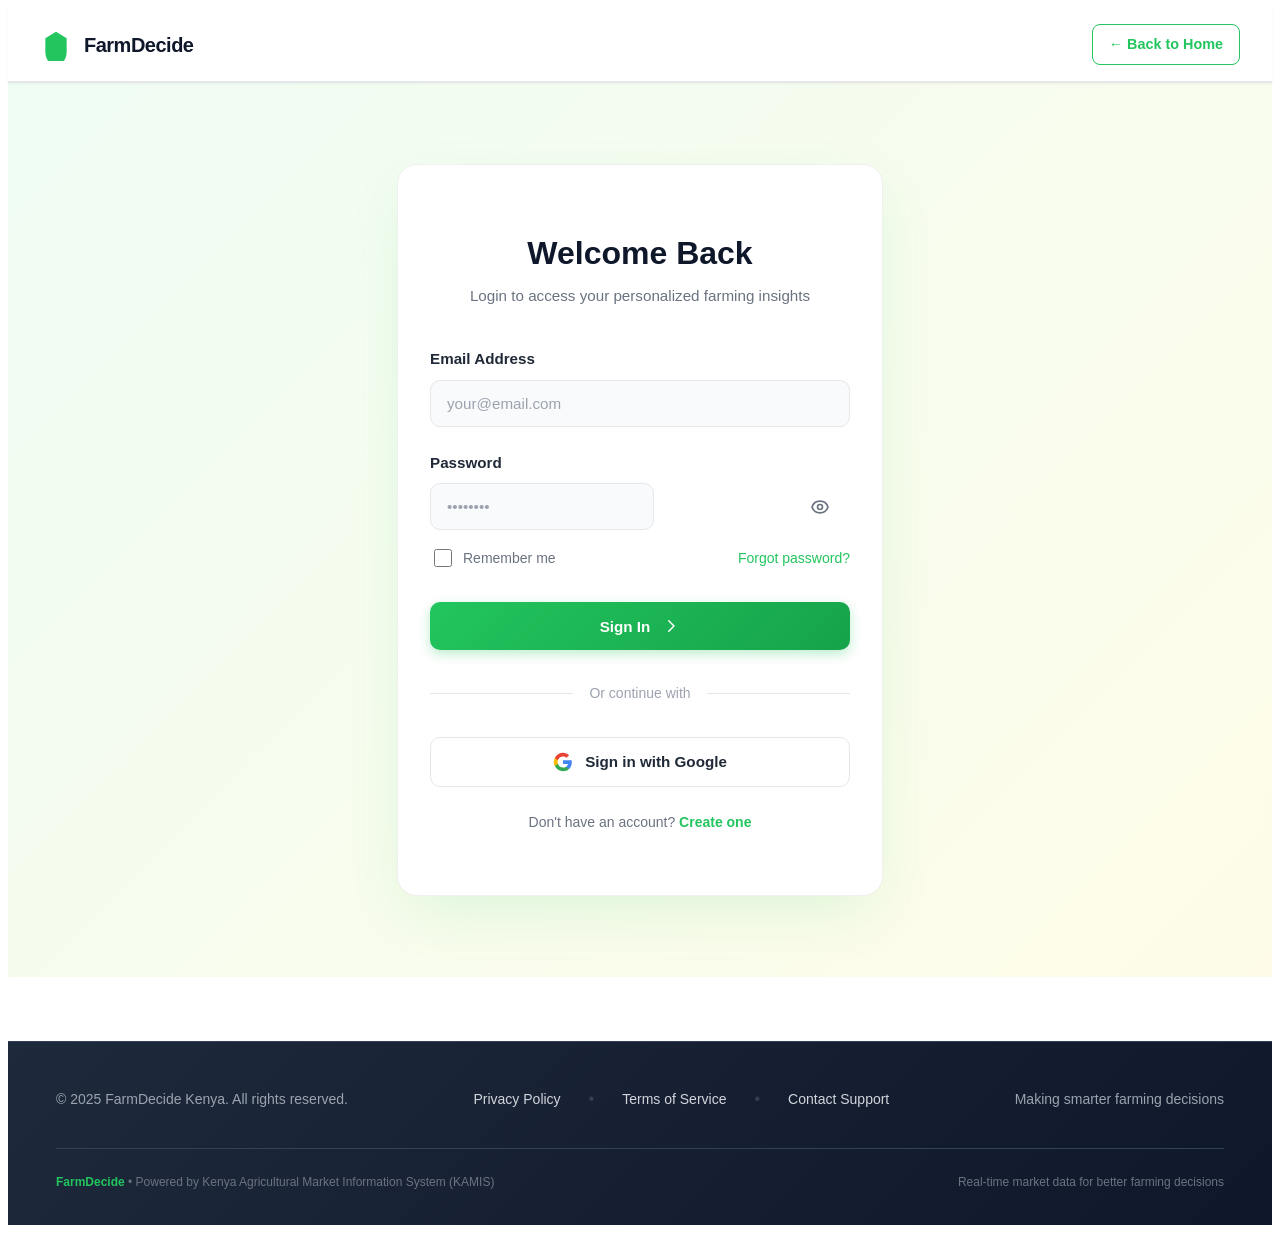
<file: login.html>
<!DOCTYPE html>
<html lang="en">
<head>
    <meta charset="UTF-8">
    <meta name="viewport" content="width=device-width, initial-scale=1.0">
    <title>Login - FarmDecide</title>
    <link rel="stylesheet" href="css/main.css">
    <link rel="stylesheet" href="css/auth.css">
    
    <link rel="stylesheet" href="css/footer-compact.css">
</head>
<body>
    <!-- Navigation -->
    <header class="navbar">
        <nav class="max-w-7xl mx-auto px-4 sm:px-6 lg:px-8 w-full">
            <!-- Redesigned navbar with better branding and professional styling -->
            <a href="index.html" class="navbar-brand">
                <svg fill="currentColor" viewBox="0 0 24 24">
                    <path d="M12 2L4 7v10c0 5.55 3.84 10.74 8 12 4.16-1.26 8-6.45 8-12V7l-8-5z"/>
                </svg>
                <span>FarmDecide</span>
            </a>
            <a href="index.html">← Back to Home</a>
        </nav>
    </header>

    <!-- Login Container -->
    <main class="auth-container">
        <div class="auth-card">
            <!-- Header -->
            <div class="auth-header">
                <h1 class="auth-title">Welcome Back</h1>
                <p class="auth-subtitle">Login to access your personalized farming insights</p>
            </div>

            <!-- Login Form -->
            <form id="loginForm" class="auth-form" onsubmit="handleLogin(event)">
                <!-- Email Field -->
                <div class="form-group">
                    <label for="email" class="form-label">Email Address</label>
                    <input 
                        type="email" 
                        id="email" 
                        name="email" 
                        class="form-input" 
                        placeholder="your@email.com"
                        required
                    >
                    <span class="form-error" id="emailError"></span>
                </div>

                <!-- Password Field -->
                <div class="form-group">
                    <label for="password" class="form-label">Password</label>
                    <div class="password-input-wrapper">
                        <input 
                            type="password" 
                            id="password" 
                            name="password" 
                            class="form-input" 
                            placeholder="••••••••"
                            required
                        >
                        <!-- Replaced with proper eye icon SVG for password visibility toggle -->
                        <button type="button" class="toggle-password-btn" onclick="togglePasswordVisibility('password')">
                            <svg class="eye-icon" fill="none" stroke="currentColor" viewBox="0 0 24 24">
                                <path stroke-linecap="round" stroke-linejoin="round" d="M15 12a3 3 0 11-6 0 3 3 0 016 0z"/>
                                <path stroke-linecap="round" stroke-linejoin="round" d="M2.458 12C3.732 7.943 7.523 5 12 5c4.478 0 8.268 2.943 9.542 7-1.274 4.057-5.064 7-9.542 7-4.477 0-8.268-2.943-9.542-7z"/>
                            </svg>
                        </button>
                    </div>
                    <span class="form-error" id="passwordError"></span>
                </div>

                <!-- Remember Me & Forgot Password -->
                <div class="form-footer">
                    <label class="checkbox-label">
                        <input type="checkbox" id="rememberMe" name="rememberMe">
                        <span>Remember me</span>
                    </label>
                    <a href="#" class="forgot-password-link">Forgot password?</a>
                </div>

                <!-- Submit Button -->
                <button type="submit" class="btn-primary btn-auth">
                    <span class="btn-text">Sign In</span>
                    <svg class="btn-icon" fill="none" stroke="currentColor" viewBox="0 0 24 24">
                        <path stroke-linecap="round" stroke-linejoin="round" stroke-width="2" d="M9 5l7 7-7 7"/>
                    </svg>
                </button>

                <!-- Error Message -->
                <div class="form-error-container" id="formError"></div>
            </form>

            <!-- Divider -->
            <div class="divider">
                <span>Or continue with</span>
            </div>

            <!-- Google Login Button -->
            <button class="btn-google" type="button">
                <svg class="google-icon" viewBox="0 0 24 24">
                    <path fill="#4285F4" d="M22.56 12.25c0-.78-.07-1.53-.2-2.25H12v4.26h5.92c-.26 1.37-1.04 2.53-2.21 3.31v2.77h3.57c2.08-1.92 3.28-4.74 3.28-8.09z"/>
                    <path fill="#34A853" d="M12 23c2.97 0 5.46-.98 7.28-2.66l-3.57-2.77c-.98.66-2.23 1.06-3.71 1.06-2.86 0-5.29-1.93-6.16-4.53H2.18v2.84C3.99 20.53 7.7 23 12 23z"/>
                    <path fill="#FBBC05" d="M5.84 14.09c-.22-.66-.35-1.36-.35-2.09s.13-1.43.35-2.09V7.07H2.18C1.43 8.55 1 10.22 1 12s.43 3.45 1.18 4.93l2.85-2.22.81-.62z"/>
                    <path fill="#EA4335" d="M12 5.38c1.62 0 3.06.56 4.21 1.64l3.15-3.15C17.45 2.09 14.97 1 12 1 7.7 1 3.99 3.47 2.18 7.07l3.66 2.84c.87-2.6 3.3-4.53 6.16-4.53z"/>
                </svg>
                <span>Sign in with Google</span>
            </button>

            <!-- Signup Link -->
            <p class="auth-switch">
                Don't have an account? <a href="signup.html" class="auth-switch-link">Create one</a>
            </p>
        </div>
    </main>

  <footer class="bg-gradient-to-r from-slate-900 to-slate-800 border-t border-slate-700 py-8 mt-16">
  <div class="max-w-7xl mx-auto px-6">
    <!-- Main compact footer content -->
    <div class="flex flex-col md:flex-row justify-between items-center gap-6">
      <!-- Left: Copyright -->
      <div class="text-gray-400 text-sm text-center md:text-left">
        <p>&copy; 2025 FarmDecide Kenya. All rights reserved.</p>
      </div>

      <!-- Center: Quick Links -->
      <div class="flex gap-6 items-center flex-wrap justify-center">
        <a href="#privacy" class="footer-link text-gray-300 hover:text-green-400 text-sm transition-colors duration-300">
          Privacy Policy
        </a>
        <span class="text-gray-600">•</span>
        <a href="#terms" class="footer-link text-gray-300 hover:text-green-400 text-sm transition-colors duration-300">
          Terms of Service
        </a>
        <span class="text-gray-600">•</span>
        <a href="#contact" class="footer-link text-gray-300 hover:text-green-400 text-sm transition-colors duration-300">
          Contact Support
        </a>
      </div>

      <!-- Right: Brand tagline (hidden on mobile) -->
      <div class="text-gray-400 text-sm hidden md:block whitespace-nowrap">
        Making smarter farming decisions
      </div>
    </div>

    <!-- Bottom divider and additional info -->
    <div class="border-t border-slate-700 mt-6 pt-6">
      <div class="flex flex-col md:flex-row justify-between items-center gap-4 text-xs text-gray-500">
        <div>
          <span class="text-green-400">FarmDecide</span> • Powered by Kenya Agricultural Market Information System (KAMIS)
        </div>
        <div class="text-center md:text-right">
          Real-time market data for better farming decisions
        </div>
      </div>
    </div>
  </div>
</footer>


    <script src="js/auth.js"></script>
    <script src="js/footer-compact.js"></script>
</body>
</html>
</file>
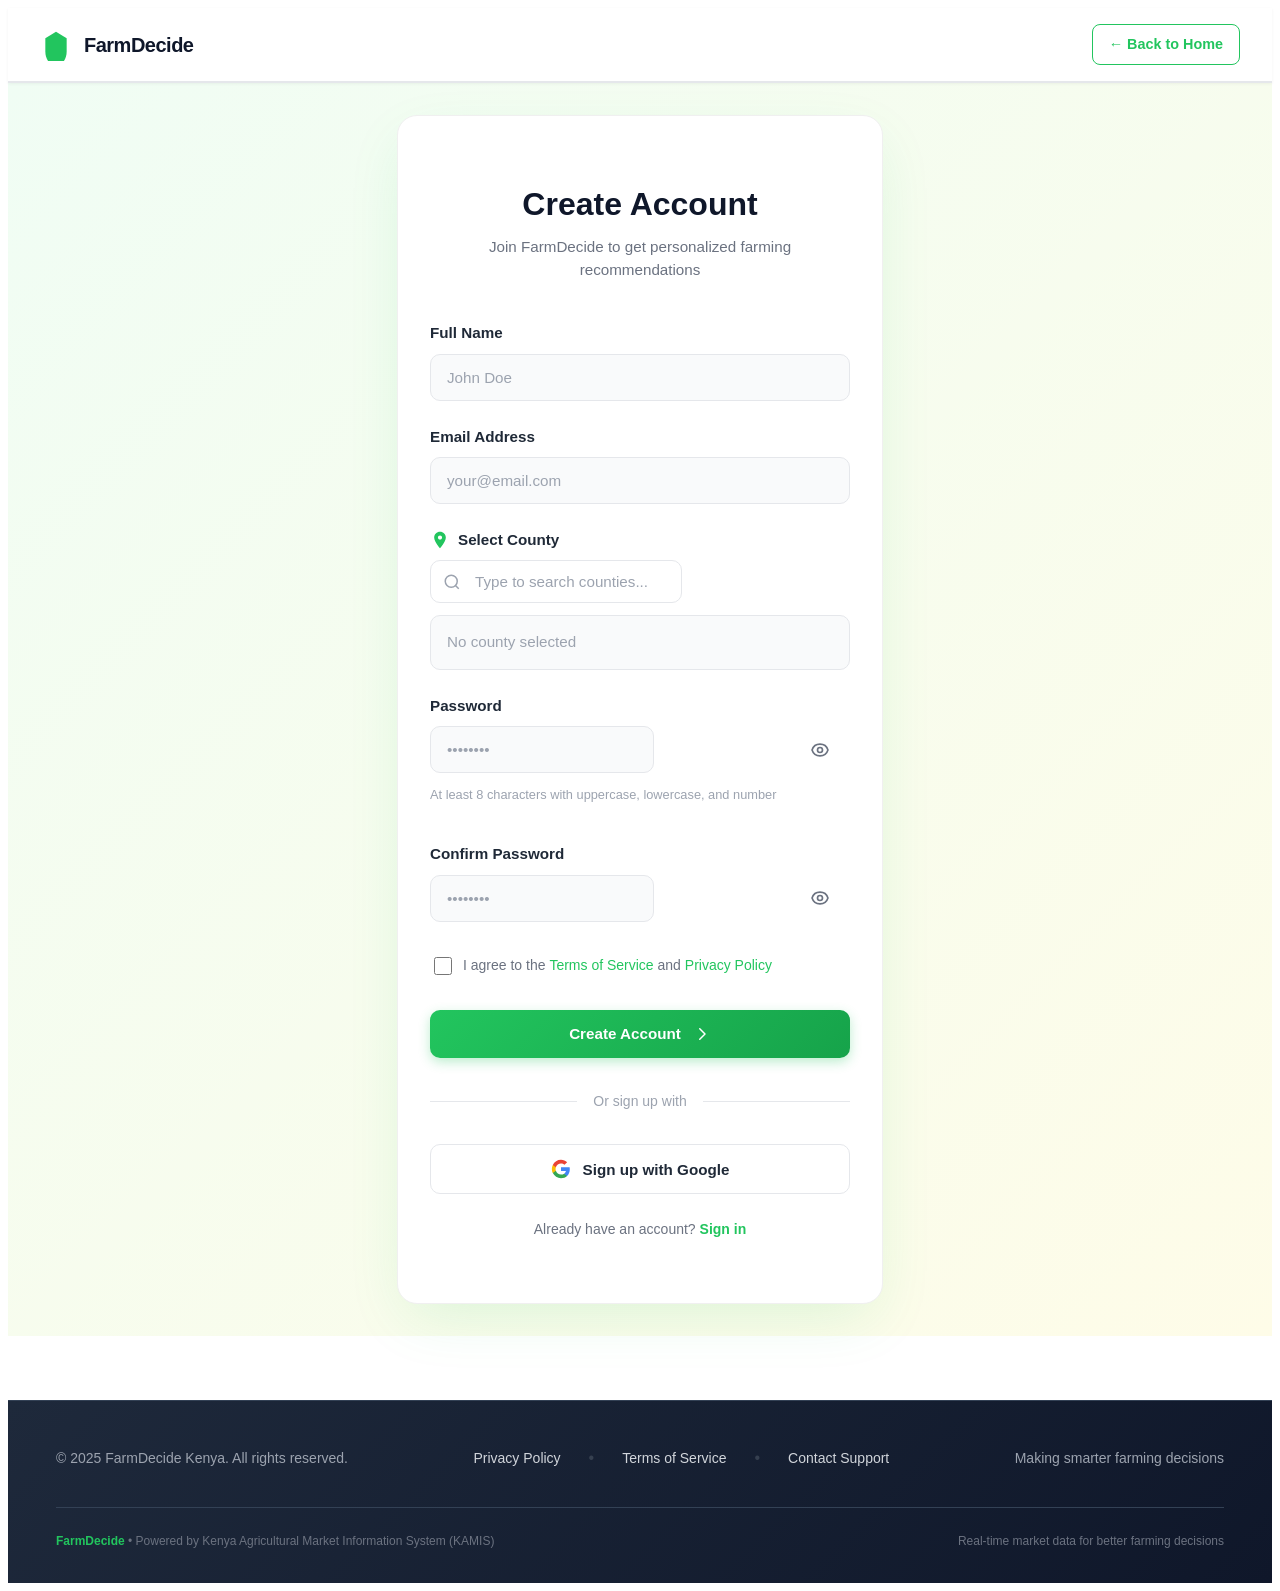
<file: signup.html>
<!DOCTYPE html>
<html lang="en">
<head>
    <meta charset="UTF-8">
    <meta name="viewport" content="width=device-width, initial-scale=1.0">
    <title>Sign Up - FarmDecide</title>
    <link rel="stylesheet" href="css/main.css">
    <link rel="stylesheet" href="css/auth.css">
    
    <link rel="stylesheet" href="css/footer-compact.css">
</head>
<body>
    <!-- Navigation -->
    <header class="navbar">
        <nav class="max-w-7xl mx-auto px-4 sm:px-6 lg:px-8 w-full">
            <!-- Redesigned navbar with better branding and professional styling -->
            <a href="index.html" class="navbar-brand">
                <svg fill="currentColor" viewBox="0 0 24 24">
                    <path d="M12 2L4 7v10c0 5.55 3.84 10.74 8 12 4.16-1.26 8-6.45 8-12V7l-8-5z"/>
                </svg>
                <span>FarmDecide</span>
            </a>
            <a href="index.html">← Back to Home</a>
        </nav>
    </header>

    <!-- Signup Container -->
    <main class="auth-container">
        <div class="auth-card">
            <!-- Header -->
            <div class="auth-header">
                <h1 class="auth-title">Create Account</h1>
                <p class="auth-subtitle">Join FarmDecide to get personalized farming recommendations</p>
            </div>

            <!-- Signup Form -->
            <form id="signupForm" class="auth-form" onsubmit="handleSignup(event)">
                <!-- Full Name Field -->
                <div class="form-group">
                    <label for="fullName" class="form-label">Full Name</label>
                    <input 
                        type="text" 
                        id="fullName" 
                        name="fullName" 
                        class="form-input" 
                        placeholder="John Doe"
                        required
                    >
                    <span class="form-error" id="nameError"></span>
                </div>

                <!-- Email Field -->
                <div class="form-group">
                    <label for="signupEmail" class="form-label">Email Address</label>
                    <input 
                        type="email" 
                        id="signupEmail" 
                        name="email" 
                        class="form-input" 
                        placeholder="your@email.com"
                        required
                    >
                    <span class="form-error" id="signupEmailError"></span>
                </div>

                <!-- Added new county search dropdown field with professional styling -->
                <div class="form-group county-search-group">
                    <div class="county-label-wrapper">
                        <svg class="county-icon" fill="currentColor" viewBox="0 0 24 24">
                            <path d="M12 2C8.13 2 5 5.13 5 9c0 5.25 7 13 7 13s7-7.75 7-13c0-3.87-3.13-7-7-7zm0 9.5c-1.38 0-2.5-1.12-2.5-2.5s1.12-2.5 2.5-2.5 2.5 1.12 2.5 2.5-1.12 2.5-2.5 2.5z"/>
                        </svg>
                        <label for="county" class="form-label">Select County</label>
                    </div>
                    <div style="position: relative;">
                        <input 
                            type="text" 
                            id="countySearch" 
                            class="county-search-input" 
                            placeholder="Type to search counties..."
                            autocomplete="off"
                        >
                        <div id="countyDropdown" class="county-dropdown county-scrollbar">
                            <!-- Counties will be populated by JS -->
                        </div>
                        <div id="countySelected" class="county-selected-display empty">
                            No county selected
                        </div>
                        <input type="hidden" id="county" name="county" required>
                    </div>
                    <span class="form-error" id="countyError"></span>
                </div>

                <!-- Password Field -->
                <div class="form-group">
                    <label for="signupPassword" class="form-label">Password</label>
                    <div class="password-input-wrapper">
                        <input 
                            type="password" 
                            id="signupPassword" 
                            name="password" 
                            class="form-input" 
                            placeholder="••••••••"
                            required
                        >
                        <!-- Replaced with proper eye icon SVG for password visibility toggle -->
                        <button type="button" class="toggle-password-btn" onclick="togglePasswordVisibility('signupPassword')">
                            <svg class="eye-icon" fill="none" stroke="currentColor" viewBox="0 0 24 24">
                                <path stroke-linecap="round" stroke-linejoin="round" d="M15 12a3 3 0 11-6 0 3 3 0 016 0z"/>
                                <path stroke-linecap="round" stroke-linejoin="round" d="M2.458 12C3.732 7.943 7.523 5 12 5c4.478 0 8.268 2.943 9.542 7-1.274 4.057-5.064 7-9.542 7-4.477 0-8.268-2.943-9.542-7z"/>
                            </svg>
                        </button>
                    </div>
                    <span class="form-error" id="passwordError"></span>
                    <p class="password-hint">At least 8 characters with uppercase, lowercase, and number</p>
                </div>

                <!-- Confirm Password Field -->
                <div class="form-group">
                    <label for="confirmPassword" class="form-label">Confirm Password</label>
                    <div class="password-input-wrapper">
                        <input 
                            type="password" 
                            id="confirmPassword" 
                            name="confirmPassword" 
                            class="form-input" 
                            placeholder="••••••••"
                            required
                        >
                        <!-- Replaced with proper eye icon SVG for password visibility toggle -->
                        <button type="button" class="toggle-password-btn" onclick="togglePasswordVisibility('confirmPassword')">
                            <svg class="eye-icon" fill="none" stroke="currentColor" viewBox="0 0 24 24">
                                <path stroke-linecap="round" stroke-linejoin="round" d="M15 12a3 3 0 11-6 0 3 3 0 016 0z"/>
                                <path stroke-linecap="round" stroke-linejoin="round" d="M2.458 12C3.732 7.943 7.523 5 12 5c4.478 0 8.268 2.943 9.542 7-1.274 4.057-5.064 7-9.542 7-4.477 0-8.268-2.943-9.542-7z"/>
                            </svg>
                        </button>
                    </div>
                    <span class="form-error" id="confirmPasswordError"></span>
                </div>

                <!-- Terms Acceptance -->
                <label class="checkbox-label checkbox-terms">
                    <input type="checkbox" id="agreeTerms" name="agreeTerms" required>
                    <span>I agree to the <a href="#" class="terms-link">Terms of Service</a> and <a href="#" class="terms-link">Privacy Policy</a></span>
                </label>
                <span class="form-error" id="termsError"></span>

                <!-- Submit Button -->
                <button type="submit" class="btn-primary btn-auth">
                    <span class="btn-text">Create Account</span>
                    <svg class="btn-icon" fill="none" stroke="currentColor" viewBox="0 0 24 24">
                        <path stroke-linecap="round" stroke-linejoin="round" stroke-width="2" d="M9 5l7 7-7 7"/>
                    </svg>
                </button>

                <!-- Error Message -->
                <div class="form-error-container" id="formError"></div>
            </form>

            <!-- Divider -->
            <div class="divider">
                <span>Or sign up with</span>
            </div>

            <!-- Google Signup Button -->
            <button class="btn-google" type="button">
                <svg class="google-icon" viewBox="0 0 24 24">
                    <path fill="#4285F4" d="M22.56 12.25c0-.78-.07-1.53-.2-2.25H12v4.26h5.92c-.26 1.37-1.04 2.53-2.21 3.31v2.77h3.57c2.08-1.92 3.28-4.74 3.28-8.09z"/>
                    <path fill="#34A853" d="M12 23c2.97 0 5.46-.98 7.28-2.66l-3.57-2.77c-.98.66-2.23 1.06-3.71 1.06-2.86 0-5.29-1.93-6.16-4.53H2.18v2.84C3.99 20.53 7.7 23 12 23z"/>
                    <path fill="#FBBC05" d="M5.84 14.09c-.22-.66-.35-1.36-.35-2.09s.13-1.43.35-2.09V7.07H2.18C1.43 8.55 1 10.22 1 12s.43 3.45 1.18 4.93l2.85-2.22.81-.62z"/>
                    <path fill="#EA4335" d="M12 5.38c1.62 0 3.06.56 4.21 1.64l3.15-3.15C17.45 2.09 14.97 1 12 1 7.7 1 3.99 3.47 2.18 7.07l3.66 2.84c.87-2.6 3.3-4.53 6.16-4.53z"/>
                </svg>
                <span>Sign up with Google</span>
            </button>

            <!-- Login Link -->
            <p class="auth-switch">
                Already have an account? <a href="login.html" class="auth-switch-link">Sign in</a>
            </p>
        </div>
    </main>

<footer class="bg-gradient-to-r from-slate-900 to-slate-800 border-t border-slate-700 py-8 mt-16">
  <div class="max-w-7xl mx-auto px-6">
    <!-- Main compact footer content -->
    <div class="flex flex-col md:flex-row justify-between items-center gap-6">
      <!-- Left: Copyright -->
      <div class="text-gray-400 text-sm text-center md:text-left">
        <p>&copy; 2025 FarmDecide Kenya. All rights reserved.</p>
      </div>

      <!-- Center: Quick Links -->
      <div class="flex gap-6 items-center flex-wrap justify-center">
        <a href="#privacy" class="footer-link text-gray-300 hover:text-green-400 text-sm transition-colors duration-300">
          Privacy Policy
        </a>
        <span class="text-gray-600">•</span>
        <a href="#terms" class="footer-link text-gray-300 hover:text-green-400 text-sm transition-colors duration-300">
          Terms of Service
        </a>
        <span class="text-gray-600">•</span>
        <a href="#contact" class="footer-link text-gray-300 hover:text-green-400 text-sm transition-colors duration-300">
          Contact Support
        </a>
      </div>

      <!-- Right: Brand tagline (hidden on mobile) -->
      <div class="text-gray-400 text-sm hidden md:block whitespace-nowrap">
        Making smarter farming decisions
      </div>
    </div>

    <!-- Bottom divider and additional info -->
    <div class="border-t border-slate-700 mt-6 pt-6">
      <div class="flex flex-col md:flex-row justify-between items-center gap-4 text-xs text-gray-500">
        <div>
          <span class="text-green-400">FarmDecide</span> • Powered by Kenya Agricultural Market Information System (KAMIS)
        </div>
        <div class="text-center md:text-right">
          Real-time market data for better farming decisions
        </div>
      </div>
    </div>
  </div>
</footer>


    <script src="js/auth.js"></script>
    <script src="js/footer-compact.js"></script>
</body>
</html>
</file>
<file: css/main.css>
/* ============================================
   GLOBAL STYLES - FarmDecide Kenya
   ============================================ */

/* Root Variables */
/* Root Variables */
:root {
  --color-primary: #22c55e;
  --color-primary-dark: #16a34a;
  --color-accent-yellow: #fbbf24;
  --color-accent-yellow-dark: #f59e0b;
  --color-dark: #0f172a;
  --color-dark-secondary: #1e293b;
  --color-light: #f8f9fa;
  --color-beige: #faf8f5;
}

/* Smooth Scrolling */
html {
  scroll-behavior: smooth;
}

/* Body Base */
body {
  font-family: -apple-system, BlinkMacSystemFont, "Segoe UI", Roboto, "Helvetica Neue", Arial, sans-serif;
  line-height: 1.6;
}

/* ============================================
   HERO SECTION
   ============================================ */
/* Added hero background image styling */
.hero-bg-image {
  position: absolute;
  top: 0;
  left: 0;
  width: 100%;
  height: 100%;
  object-fit: cover;
  object-position: center;
  z-index: 0;
}

.hero-overlay {
  background: linear-gradient(135deg, rgba(15, 23, 42, 0.92), rgba(30, 41, 59, 0.88));
  position: relative;
  min-height: 70vh;
}

.hero-overlay::before {
  content: "";
  position: absolute;
  top: 0;
  left: 0;
  right: 0;
  bottom: 0;
  background: radial-gradient(circle at top right, rgba(34, 197, 94, 0.1), transparent 50%);
  pointer-events: none;
  z-index: 1;
}


@media (max-width: 768px) {
  .hero-overlay {
    background-attachment: scroll;
  }
}

/* ============================================
   SCROLLING MARQUEE / TICKER
   ============================================ */
.marquee {
  background: var(--color-primary);
  overflow: hidden;
  white-space: nowrap;
  position: relative;
}

.marquee-content {
  display: inline-block;
  animation: scroll 30s linear infinite;
  padding-left: 100%;
}

@keyframes scroll {
  0% {
    transform: translateX(0);
  }
  100% {
    transform: translateX(-100%);
  }
}

/* ============================================
   ANIMATIONS
   ============================================ */
@keyframes fadeIn {
  from {
    opacity: 0;
    transform: translateY(20px);
  }
  to {
    opacity: 1;
    transform: translateY(0);
  }
}

@keyframes slideIn {
  from {
    opacity: 0;
    transform: translateX(-20px);
  }
  to {
    opacity: 1;
    transform: translateX(0);
  }
}

.animate-fade-in {
  animation: fadeIn 0.6s ease-out;
}

.animate-slide-in {
  animation: slideIn 0.5s ease-out;
}

/* ============================================
   CARDS & HOVER EFFECTS
   ============================================ */
.card-hover {
  transition: all 0.3s cubic-bezier(0.4, 0, 0.2, 1);
}

.card-hover:hover {
  transform: translateY(-4px);
  box-shadow: 0 20px 40px -10px rgba(0, 0, 0, 0.15);
}

/* Service Cards with Circular Icons */
.service-card {
  background: white;
  border-radius: 16px;
  padding: 2rem;
  transition: all 0.3s ease;
  border: 1px solid #e5e7eb;
}

.service-card:hover {
  border-color: var(--color-primary);
  box-shadow: 0 12px 24px -8px rgba(34, 197, 94, 0.2);
}

.service-icon {
  width: 70px;
  height: 70px;
  border-radius: 50%;
  background: linear-gradient(135deg, var(--color-primary) 0%, #16a34a 100%);
  display: flex;
  align-items: center;
  justify-content: center;
  margin: 0 auto 1.5rem;
  box-shadow: 0 8px 16px -4px rgba(34, 197, 94, 0.3);
}

/* ============================================
   BUTTONS & CTAs
   ============================================ */
.btn-primary {
  background: var(--color-primary);
  color: white;
  padding: 0.875rem 2rem;
  border-radius: 12px;
  font-weight: 600;
  transition: all 0.3s ease;
  border: none;
  cursor: pointer;
  box-shadow: 0 4px 12px rgba(34, 197, 94, 0.3);
}

.btn-primary:hover {
  background: var(--color-primary-dark);
  box-shadow: 0 6px 16px rgba(34, 197, 94, 0.4);
  transform: translateY(-2px);
}

.btn-secondary {
  background: white;
  color: var(--color-dark);
  padding: 0.875rem 2rem;
  border-radius: 12px;
  font-weight: 600;
  transition: all 0.3s ease;
  border: 2px solid var(--color-primary);
}

.btn-secondary:hover {
  background: var(--color-primary);
  color: white;
}

/* ============================================
   FORMS & INPUTS
   ============================================ */
input[type="text"],
input[type="number"],
select,
textarea {
  transition: all 0.3s ease;
}

input:focus,
select:focus,
textarea:focus {
  outline: none;
  border-color: var(--color-primary);
  box-shadow: 0 0 0 3px rgba(34, 197, 94, 0.1);
}

/* ============================================
   TABLES & RESPONSIVE DATA
   ============================================ */
.table-responsive {
  overflow-x: auto;
  border-radius: 12px;
  box-shadow: 0 2px 8px rgba(0, 0, 0, 0.05);
}

/* Mobile Cards for Tables */
@media (max-width: 768px) {
  .mobile-card {
    background: white;
    border-radius: 12px;
    padding: 1.25rem;
    box-shadow: 0 2px 8px rgba(0, 0, 0, 0.06);
    border: 1px solid #e5e7eb;
    transition: all 0.3s ease;
  }

  .mobile-card:hover {
    box-shadow: 0 4px 12px rgba(0, 0, 0, 0.1);
  }
}

/* ============================================
   BADGES & TAGS
   ============================================ */
.badge {
  display: inline-flex;
  align-items: center;
  padding: 0.375rem 0.75rem;
  border-radius: 9999px;
  font-size: 0.75rem;
  font-weight: 600;
}

.badge-success {
  background: #dcfce7;
  color: #166534;
}

.badge-warning {
  background: #fef3c7;
  color: #92400e;
}

.badge-info {
  background: #dbeafe;
  color: #1e40af;
}

/* ============================================
   SCROLLBAR STYLING
   ============================================ */
::-webkit-scrollbar {
  width: 10px;
  height: 10px;
}

::-webkit-scrollbar-track {
  background: #f1f5f9;
  border-radius: 5px;
}

::-webkit-scrollbar-thumb {
  background: var(--color-primary);
  border-radius: 5px;
  border: 2px solid #f1f5f9;
}

::-webkit-scrollbar-thumb:hover {
  background: var(--color-primary-dark);
}

/* ============================================
   ACCESSIBILITY & FOCUS STATES
   ============================================ */
button:focus-visible,
input:focus-visible,
select:focus-visible,
a:focus-visible {
  outline: 2px solid var(--color-primary);
  outline-offset: 2px;
}

/* ============================================
   MOBILE TOUCH TARGETS
   ============================================ */
@media (max-width: 768px) {
  button,
  a.btn,
  input[type="submit"],
  input[type="button"] {
    min-height: 44px;
    min-width: 44px;
  }
}

/* ============================================
   MODAL STYLES
   ============================================ */
.modal-backdrop {
  background: rgba(15, 23, 42, 0.75);
  backdrop-filter: blur(4px);
}

.modal-content {
  animation: fadeIn 0.3s ease-out;
}

/* ============================================
   VIDEO MODAL - PROFESSIONAL DESIGN
   ============================================ */
.video-modal {
  position: fixed;
  inset: 0;
  background: rgba(15, 23, 42, 0.95);
  backdrop-filter: blur(8px);
  z-index: 9999;
  display: flex;
  align-items: center;
  justify-content: center;
  padding: 1.5rem;
  animation: fadeIn 0.3s ease-out;
}

.video-modal.hidden {
  display: none;
}

.video-modal-content {
  background: white;
  border-radius: 16px;
  width: 100%;
  max-width: 720px;
  max-height: 85vh;
  overflow: hidden;
  box-shadow: 0 25px 50px -12px rgba(0, 0, 0, 0.5);
  animation: slideUp 0.4s ease-out;
  position: relative;
}

.video-modal-header {
  /* Reduced padding for more compact header */
  padding: 1rem 1.5rem;
  background: linear-gradient(135deg, var(--color-primary), #059669);
  border-bottom: none;
  display: flex;
  justify-content: space-between;
  align-items: center;
}

.video-modal-header h3 {
  color: white;
  /* Reduced font size for better proportions */
  font-size: 1rem;
  font-weight: 600;
  margin: 0;
}

.video-modal-close {
  /* Reduced close button size */
  width: 32px;
  height: 32px;
  border-radius: 50%;
  background: rgba(255, 255, 255, 0.2);
  border: none;
  color: white;
  cursor: pointer;
  display: flex;
  align-items: center;
  justify-content: center;
  transition: all 0.3s ease;
  font-size: 1.25rem;
}

.video-container {
  position: relative;
  width: 100%;
  padding-bottom: 56.25%; /* 16:9 aspect ratio */
  background: #1e293b;
  overflow: hidden;
}

.tutorial-video {
  position: absolute;
  top: 0;
  left: 0;
  width: 100%;
  height: 100%;
  border: none;
  border-radius: 0 0 8px 8px;
  object-fit: contain;
  background: #000;
}

.video-container {
  position: relative;
  width: 100%;
  /* Adjusted aspect ratio for more compact height */
  padding-bottom: 56.25%;
  background: linear-gradient(135deg, #e5e7eb, #f3f4f6);
  overflow: hidden;
}

.video-placeholder {
  position: absolute;
  inset: 0;
  display: flex;
  flex-direction: column;
  align-items: center;
  justify-content: center;
  gap: 0.75rem;
}

.video-placeholder-icon {
  /* Reduced icon size for better proportions */
  width: 60px;
  height: 60px;
  border-radius: 50%;
  background: rgba(34, 197, 94, 0.15);
  display: flex;
  align-items: center;
  justify-content: center;
  border: 3px solid var(--color-primary);
  animation: pulse 2s ease-in-out infinite;
}

.video-placeholder-icon svg {
  width: 28px;
  height: 28px;
  color: var(--color-primary);
}

.video-placeholder p {
  color: #6b7280;
  /* Reduced text size */
  font-size: 0.875rem;
  font-weight: 500;
}

/* Enhanced mobile responsive styles for better video adaptation */
@media (max-width: 768px) {
  .video-modal {
    padding: 0.5rem;
    align-items: flex-start;
    padding-top: 3rem;
  }

  .video-modal-content {
    max-width: 100%;
    max-height: none;
    height: auto;
    border-radius: 12px;
  }

  .video-modal-header {
    padding: 0.875rem 1.25rem;
  }

  .video-modal-header h3 {
    font-size: 0.9375rem;
  }

  .video-modal-close {
    width: 28px;
    height: 28px;
    font-size: 1.125rem;
  }

  /* Make video container adaptive on mobile */
  .video-container {
    padding-bottom: 0;
    height: auto;
    min-height: 50vh;
    max-height: 70vh;
  }

  .tutorial-video {
    position: relative;
    height: 100%;
    min-height: 50vh;
    max-height: 70vh;
    border-radius: 0 0 12px 12px;
    /* Use cover on mobile for better fill */
    object-fit: cover;
  }

  .video-placeholder-icon {
    width: 50px;
    height: 50px;
  }

  .video-placeholder-icon svg {
    width: 24px;
    height: 24px;
  }

  .video-placeholder p {
    font-size: 0.875rem;
  }
}

/* Added portrait orientation specific styles */
@media (max-width: 768px) and (orientation: portrait) {
  .video-modal {
    padding-top: 2rem;
  }

  .video-container {
    min-height: 60vh;
    max-height: 75vh;
  }

  .tutorial-video {
    min-height: 60vh;
    max-height: 75vh;
    object-fit: contain;
  }
}

/* Added landscape orientation specific styles */
@media (max-width: 768px) and (orientation: landscape) {
  .video-modal {
    padding: 0.5rem;
    padding-top: 1rem;
  }

  .video-container {
    min-height: 70vh;
    max-height: 85vh;
  }

  .tutorial-video {
    min-height: 70vh;
    max-height: 85vh;
  }
}

@keyframes pulse {
  0%,
  100% {
    transform: scale(1);
    opacity: 1;
  }
  50% {
    transform: scale(1.05);
    opacity: 0.8;
  }
}

@keyframes fadeIn {
  from {
    opacity: 0;
  }
  to {
    opacity: 1;
  }
}

/* ============================================
   LOADING STATES
   ============================================ */
@keyframes pulse {
  0%,
  100% {
    opacity: 1;
    transform: scale(1);
  }
  50% {
    opacity: 0.7;
    transform: scale(1.05);
  }
}

.animate-pulse {
  animation: pulse 2s cubic-bezier(0.4, 0, 0.6, 1) infinite;
}

/* ============================================
   SECTION DIVIDERS
   ============================================ */
.section-divider {
  position: relative;
}

.section-divider::before {
  content: "";
  position: absolute;
  top: 0;
  left: 0;
  right: 0;
  height: 2px;
  background: linear-gradient(90deg, transparent, var(--color-primary), transparent);
  opacity: 0.3;
}
</file>
<file: css/auth.css>
/* ============================================
   AUTHENTICATION PAGES STYLES (LOGIN & SIGNUP)
   ============================================ */

:root {
  --color-primary: #22c55e;
  --color-primary-dark: #16a34a;
  --color-accent-yellow: #fbbf24;
  --color-dark: #0f172a;
  --color-light: #f8f9fa;
}

/* Completely redesigned navbar with professional styling and compact layout */
.navbar {
  background: white;
  border-bottom: 2px solid #e5e7eb;
  padding: 1rem 0;
  position: sticky;
  top: 0;
  z-index: 50;
  box-shadow: 0 1px 3px rgba(0, 0, 0, 0.05);
}

.navbar nav {
  display: flex;
  align-items: center;
  justify-content: space-between;
  padding: 0 2rem;
}

.navbar-brand {
  display: flex;
  align-items: center;
  gap: 0.75rem;
  text-decoration: none;
  color: #0f172a;
  font-weight: 800;
  font-size: 1.25rem;
  transition: all 0.3s ease;
  letter-spacing: -0.5px;
}

.navbar-brand:hover {
  color: var(--color-primary);
  transform: scale(1.02);
}

.navbar-brand svg {
  width: 32px;
  height: 32px;
  color: var(--color-primary);
}

.navbar a:last-child {
  font-size: 0.9rem;
  font-weight: 600;
  color: var(--color-primary);
  text-decoration: none;
  transition: all 0.3s ease;
  padding: 0.5rem 1rem;
  border-radius: 8px;
  border: 1.5px solid var(--color-primary);
}

.navbar a:last-child:hover {
  background: var(--color-primary);
  color: white;
}

@media (max-width: 640px) {
  .navbar nav {
    padding: 0 1rem;
    gap: 0.5rem;
  }

  .navbar-brand {
    font-size: 1.1rem;
    gap: 0.5rem;
  }

  .navbar-brand svg {
    width: 28px;
    height: 28px;
  }

  .navbar a:last-child {
    font-size: 0.8rem;
    padding: 0.4rem 0.8rem;
  }
}

/* Main Container */
.auth-container {
  min-height: calc(100vh - 70px);
  display: flex;
  align-items: center;
  justify-content: center;
  background: linear-gradient(135deg, #f0fdf4 0%, #fefce8 100%);
  padding: 2rem 1rem;
}

/* Auth Card */
.auth-card {
  background: white;
  border-radius: 20px;
  box-shadow: 0 20px 60px -12px rgba(34, 197, 94, 0.15);
  width: 100%;
  max-width: 420px;
  padding: 3rem 2rem;
  animation: slideUp 0.5s ease-out;
}

@keyframes slideUp {
  from {
    opacity: 0;
    transform: translateY(20px);
  }
  to {
    opacity: 1;
    transform: translateY(0);
  }
}

@media (max-width: 640px) {
  .auth-card {
    padding: 2rem 1.5rem;
    border-radius: 16px;
  }
}

/* Auth Header */
.auth-header {
  text-align: center;
  margin-bottom: 2.5rem;
}

.auth-title {
  font-size: 2rem;
  font-weight: 700;
  color: #0f172a;
  margin-bottom: 0.75rem;
  line-height: 1.2;
}

.auth-subtitle {
  font-size: 0.95rem;
  color: #6b7280;
  line-height: 1.5;
  margin: 0;
}

@media (max-width: 640px) {
  .auth-title {
    font-size: 1.5rem;
    margin-bottom: 0.5rem;
  }

  .auth-subtitle {
    font-size: 0.875rem;
  }
}

/* Form Styles */
.auth-form {
  display: flex;
  flex-direction: column;
  gap: 1.5rem;
  margin-bottom: 2rem;
}

.form-group {
  display: flex;
  flex-direction: column;
  gap: 0.5rem;
}

.form-label {
  font-size: 0.95rem;
  font-weight: 600;
  color: #1f2937;
}

.form-input {
  padding: 0.875rem 1rem;
  border: 1.5px solid #e5e7eb;
  border-radius: 10px;
  font-size: 0.95rem;
  transition: all 0.2s ease;
  background: #f9fafb;
  font-family: inherit;
  
}
.form-inputt {
  padding: 0.875rem 1rem;
  border: 1.5px solid #e5e7eb;
  border-radius: 10px;
  font-size: 0.95rem;
  transition: all 0.2s ease;
  background: #f9fafb;
  font-family: inherit;
  width:100%;
}

.form-input:focus {
  outline: none;
  border-color: var(--color-primary);
  background: white;
  box-shadow: 0 0 0 3px rgba(34, 197, 94, 0.1);
}

.form-input::placeholder {
  color: #9ca3af;
}

/* Improved password toggle button with proper eye icon styling */
.password-input-wrapper {
  position: relative;
  display: flex;
  align-items: center;
}

.toggle-password-btn {
  position: absolute;
  right: 0.75rem;
  background: none;
  border: none;
  cursor: pointer;
  padding: 0.5rem;
  color: #6b7280;
  transition: all 0.2s ease;
  display: flex;
  align-items: center;
  justify-content: center;
}

.toggle-password-btn:hover {
  color: var(--color-primary);
  transform: scale(1.1);
}

.toggle-password-btn:active {
  transform: scale(0.95);
}

.eye-icon {
  width: 20px;
  height: 20px;
  stroke-width: 2;
}

/* Form Footer (Remember Me & Forgot Password) */
.form-footer {
  display: flex;
  align-items: center;
  justify-content: space-between;
  gap: 1rem;
  margin-top: -0.5rem;
}

.checkbox-label {
  display: flex;
  align-items: center;
  gap: 0.5rem;
  font-size: 0.875rem;
  color: #6b7280;
  cursor: pointer;
  user-select: none;
}

.checkbox-label input[type="checkbox"] {
  width: 18px;
  height: 18px;
  cursor: pointer;
  accent-color: var(--color-primary);
}

.forgot-password-link {
  font-size: 0.875rem;
  color: var(--color-primary);
  text-decoration: none;
  font-weight: 500;
  transition: color 0.2s ease;
}

.forgot-password-link:hover {
  color: var(--color-primary-dark);
}

/* Password Hint */
.password-hint {
  font-size: 0.8rem;
  color: #9ca3af;
  margin-top: 0.25rem;
}

/* Terms Checkbox */
.checkbox-terms {
  margin-top: 0.5rem;
  font-size: 0.875rem;
  line-height: 1.5;
}

.terms-link {
  color: var(--color-primary);
  text-decoration: none;
  font-weight: 500;
  transition: color 0.2s ease;
}

.terms-link:hover {
  color: var(--color-primary-dark);
  text-decoration: underline;
}

/* Improved county dropdown styling with better spacing and visual hierarchy */
.county-search-group {
  display: flex;
  flex-direction: column;
  gap: 0.5rem;
}

.county-label-wrapper {
  display: flex;
  align-items: center;
  gap: 0.5rem;
}

.county-icon {
  width: 20px;
  height: 20px;
  color: var(--color-primary);
  flex-shrink: 0;
}

/* Reduced county search input width to be more compact and professional */
.county-search-input {
  padding: 0.75rem 1rem;
  padding-left: 2.75rem;
  border: 1.5px solid #e5e7eb;
  border-radius: 10px;
  font-size: 0.95rem;
  transition: all 0.2s ease;
  background: white
    url('data:image/svg+xml;utf8,<svg xmlns="http://www.w3.org/2000/svg" viewBox="0 0 24 24" fill="none" stroke="%239ca3af" stroke-width="2"><circle cx="11" cy="11" r="8"/><path d="m21 21-4.35-4.35"/></svg>')
    no-repeat 0.75rem center;
  background-size: 18px 18px;
  font-family: inherit;
  max-width: 84%;
  color: #1f2937;
}

.county-search-input:focus {
  outline: none;
  border-color: var(--color-primary);
  box-shadow: 0 0 0 3px rgba(34, 197, 94, 0.1);
  background-color: white;
}

.county-search-input::placeholder {
  color: #9ca3af;
}

/* County dropdown with improved spacing and visual separation */
.county-dropdown {
  border: 1.5px solid #e5e7eb;
  border-radius: 10px;
  max-height: 240px;
  overflow-y: auto;
  background: white;
  box-shadow: 0 4px 12px rgba(0, 0, 0, 0.08);
  display: none;
  position: absolute;
  top: 100%;
  left: 0;
  right: 0;
  z-index: 10;
  margin-top: 0.75rem;
}

.county-dropdown.show {
  display: block;
}

.county-dropdown-item {
  padding: 0.875rem 1rem;
  cursor: pointer;
  transition: all 0.2s ease;
  border-bottom: 1px solid #f3f4f6;
  font-size: 0.95rem;
  color: #4b5563;
  font-weight: 500;
}

.county-dropdown-item:last-child {
  border-bottom: none;
}

.county-dropdown-item:hover {
  background: #f0fdf4;
  color: var(--color-primary);
  padding-left: 1.25rem;
}

.county-dropdown-item.selected {
  background: #f0fdf4;
  color: var(--color-primary);
  font-weight: 600;
  border-left: 4px solid var(--color-primary);
  padding-left: calc(1rem - 4px);
}

.county-scrollbar::-webkit-scrollbar {
  width: 6px;
}

.county-scrollbar::-webkit-scrollbar-track {
  background: #f3f4f6;
  border-radius: 10px;
}

.county-scrollbar::-webkit-scrollbar-thumb {
  background: #d1d5db;
  border-radius: 10px;
}

.county-scrollbar::-webkit-scrollbar-thumb:hover {
  background: var(--color-primary);
}

/* County selected display with clear visual separation and better spacing */
.county-selected-display {
  padding: 0.875rem 1rem;
  border: 1.5px solid #e5e7eb;
  border-radius: 10px;
  background: #f9fafb;
  color: #1f2937;
  font-weight: 500;
  font-size: 0.95rem;
  min-height: 10px;
  display: flex;
  align-items: center;
  transition: all 0.2s ease;
  margin-top: 0.75rem;
}

.county-selected-display.empty {
  color: #9ca3af;
  font-weight: 400;
  background: #f9fafb;
}

.county-selected-display:not(.empty) {
  background: #f0fdf4;
  border-color: var(--color-primary);
  color: var(--color-primary);
  font-weight: 600;
}

/* Buttons */
.btn-primary {
  background: linear-gradient(135deg, var(--color-primary) 0%, var(--color-primary-dark) 100%);
  color: white;
  padding: 0.95rem 1.5rem;
  border-radius: 10px;
  border: none;
  font-weight: 600;
  font-size: 0.95rem;
  cursor: pointer;
  transition: all 0.3s ease;
  display: flex;
  align-items: center;
  justify-content: center;
  gap: 0.75rem;
  box-shadow: 0 4px 12px rgba(34, 197, 94, 0.3);
  font-family: inherit;
}

.btn-primary:hover {
  transform: translateY(-2px);
  box-shadow: 0 6px 16px rgba(34, 197, 94, 0.4);
}

.btn-primary:active {
  transform: translateY(0);
  box-shadow: 0 2px 8px rgba(34, 197, 94, 0.3);
}

.btn-primary:disabled {
  opacity: 0.6;
  cursor: not-allowed;
  transform: none;
}

.btn-auth {
  margin-top: 0.5rem;
  min-height: 48px;
}

.btn-icon {
  width: 18px;
  height: 18px;
  transition: transform 0.3s ease;
}

.btn-primary:hover .btn-icon {
  transform: translateX(2px);
}

/* Google Button */
.btn-google {
  width: 100%;
  padding: 0.875rem 1.5rem;
  border: 1.5px solid #e5e7eb;
  border-radius: 10px;
  background: white;
  color: #1f2937;
  font-weight: 600;
  font-size: 0.95rem;
  cursor: pointer;
  transition: all 0.3s ease;
  display: flex;
  align-items: center;
  justify-content: center;
  gap: 0.75rem;
  min-height: 48px;
  font-family: inherit;
}

.btn-google:hover {
  background: #f9fafb;
  border-color: #d1d5db;
  box-shadow: 0 4px 12px rgba(0, 0, 0, 0.08);
  transform: translateY(-1px);
}

.btn-google:active {
  transform: translateY(0);
}

.google-icon {
  width: 20px;
  height: 20px;
}

/* Divider */
.divider {
  display: flex;
  align-items: center;
  gap: 1rem;
  margin: 2rem 0;
  color: #9ca3af;
  font-size: 0.875rem;
}

.divider::before,
.divider::after {
  content: "";
  flex: 1;
  height: 1px;
  background: #e5e7eb;
}

/* Auth Switch */
.auth-switch {
  text-align: center;
  font-size: 0.875rem;
  color: #6b7280;
  margin-top: 1.5rem;
}

.auth-switch-link {
  color: var(--color-primary);
  text-decoration: none;
  font-weight: 600;
  transition: color 0.2s ease;
}

.auth-switch-link:hover {
  color: var(--color-primary-dark);
}

/* Error Messages */
.form-error {
  font-size: 0.8rem;
  color: #ef4444;
  margin-top: -0.25rem;
  display: none;
}

.form-error.show {
  display: block;
}

.form-error-container {
  background: #fee2e2;
  border: 1px solid #fecaca;
  border-radius: 10px;
  padding: 0.875rem 1rem;
  color: #dc2626;
  font-size: 0.875rem;
  display: none;
  margin-top: 0.5rem;
}

.form-error-container.show {
  display: block;
}

/* Footer */
.footer {
  background: white;
  border-top: 1px solid #e5e7eb;
  padding: 2rem 0;
  margin-top: auto;
}

/* ============================================
   RESPONSIVE DESIGN
   ============================================ */

@media (max-width: 480px) {
  .auth-card {
    padding: 1.75rem 1.25rem;
    max-width: 100%;
  }

  .auth-form {
    gap: 1.25rem;
  }

  .btn-primary,
  .btn-google {
    min-height: 44px;
    padding: 0.75rem 1.25rem;
    font-size: 0.875rem;
  }

  .btn-text {
    font-size: 0.875rem;
  }

  .divider {
    margin: 1.5rem 0;
  }
}

@media (min-width: 641px) {
  .auth-card {
    border: 1px solid #f0f0f0;
  }
}

@media (max-width: 640px) {
  /* Mobile-optimized county dropdown styling */
  .county-search-input {
    font-size: 0.875rem;
    padding: 0.75rem 1rem;
    padding-left: 2.5rem;
  }

  .county-selected-display {
    font-size: 0.875rem;
    padding: 0.75rem 1rem;
    min-height: 40px;
  }

  .county-dropdown {
    max-height: 200px;
    margin-top: 0.5rem;
  }

  .county-dropdown-item {
    padding: 0.75rem 1rem;
    font-size: 0.875rem;
  }

  .county-dropdown-item:hover {
    padding-left: 1.1rem;
  }
}
</file>
<file: css/footer-compact.css>
/* Compact Footer Styles for Auth Pages */

footer {
  background: linear-gradient(135deg, #1e293b 0%, #0f172a 100%);
  border-top: 1px solid #334155;
  padding: 2rem 1.5rem;
  margin-top: 4rem;
  font-family: -apple-system, BlinkMacSystemFont, "Segoe UI", Roboto, "Helvetica Neue", Arial, sans-serif;
}

footer .max-w-7xl {
  max-width: 80rem;
  margin: 0 auto;
  padding: 0 1.5rem;
}

/* Main footer content layout */
footer .flex {
  display: flex;
}

footer .flex-col {
  flex-direction: column;
}

footer .md\:flex-row {
  display: flex;
  flex-direction: row;
}

footer .justify-between {
  justify-content: space-between;
}

footer .justify-center {
  justify-content: center;
}

footer .items-center {
  align-items: center;
}

footer .gap-6 {
  gap: 1.5rem;
}

footer .gap-4 {
  gap: 1rem;
}

footer .flex-wrap {
  flex-wrap: wrap;
}

/* Copyright and text styling */
footer .text-gray-400 {
  color: #9ca3af;
  font-size: 0.875rem;
}

footer .text-gray-500 {
  color: #6b7280;
  font-size: 0.75rem;
}

footer .text-gray-600 {
  color: #4b5563;
}

footer .text-gray-300 {
  color: #d1d5db;
  font-size: 0.875rem;
}

footer .text-green-400 {
  color: #22c55e;
  font-weight: 600;
}

/* Link styling */
footer .footer-link {
  position: relative;
  display: inline-block;
  color: #d1d5db;
  text-decoration: none;
  font-size: 0.875rem;
  transition: color 0.3s ease;
}

footer .footer-link:hover {
  color: #22c55e;
}

/* Smooth gradient underline animation on hover */
footer .footer-link::after {
  content: "";
  position: absolute;
  bottom: -2px;
  left: 0;
  width: 0;
  height: 2px;
  background: linear-gradient(90deg, #22c55e, #fbbf24);
  transition: width 0.3s ease;
}

footer .footer-link:hover::after {
  width: 100%;
}

/* Divider styling */
footer .border-t {
  border-top: 1px solid #334155;
}

footer .mt-6 {
  margin-top: 1.5rem;
}

footer .pt-6 {
  padding-top: 1.5rem;
}

footer .mt-16 {
  margin-top: 4rem;
}

footer .text-center {
  text-align: center;
}

footer .text-xs {
  font-size: 0.75rem;
}

footer .whitespace-nowrap {
  white-space: nowrap;
}

/* Responsive design for mobile */
@media (max-width: 768px) {
  footer {
    padding: 1.5rem 1rem;
    margin-top: 2rem;
  }

  footer .md\:text-left,
  footer .md\:text-right,
  footer .md\:block {
    display: none;
  }

  footer .text-gray-300,
  footer .footer-link {
    font-size: 0.8125rem;
  }

  footer .flex.md\:flex-row {
    flex-direction: column;
  }
}

/* Bullet separator styling */
footer .text-gray-600 {
  margin: 0 0.25rem;
  opacity: 0.6;
}
</file>
